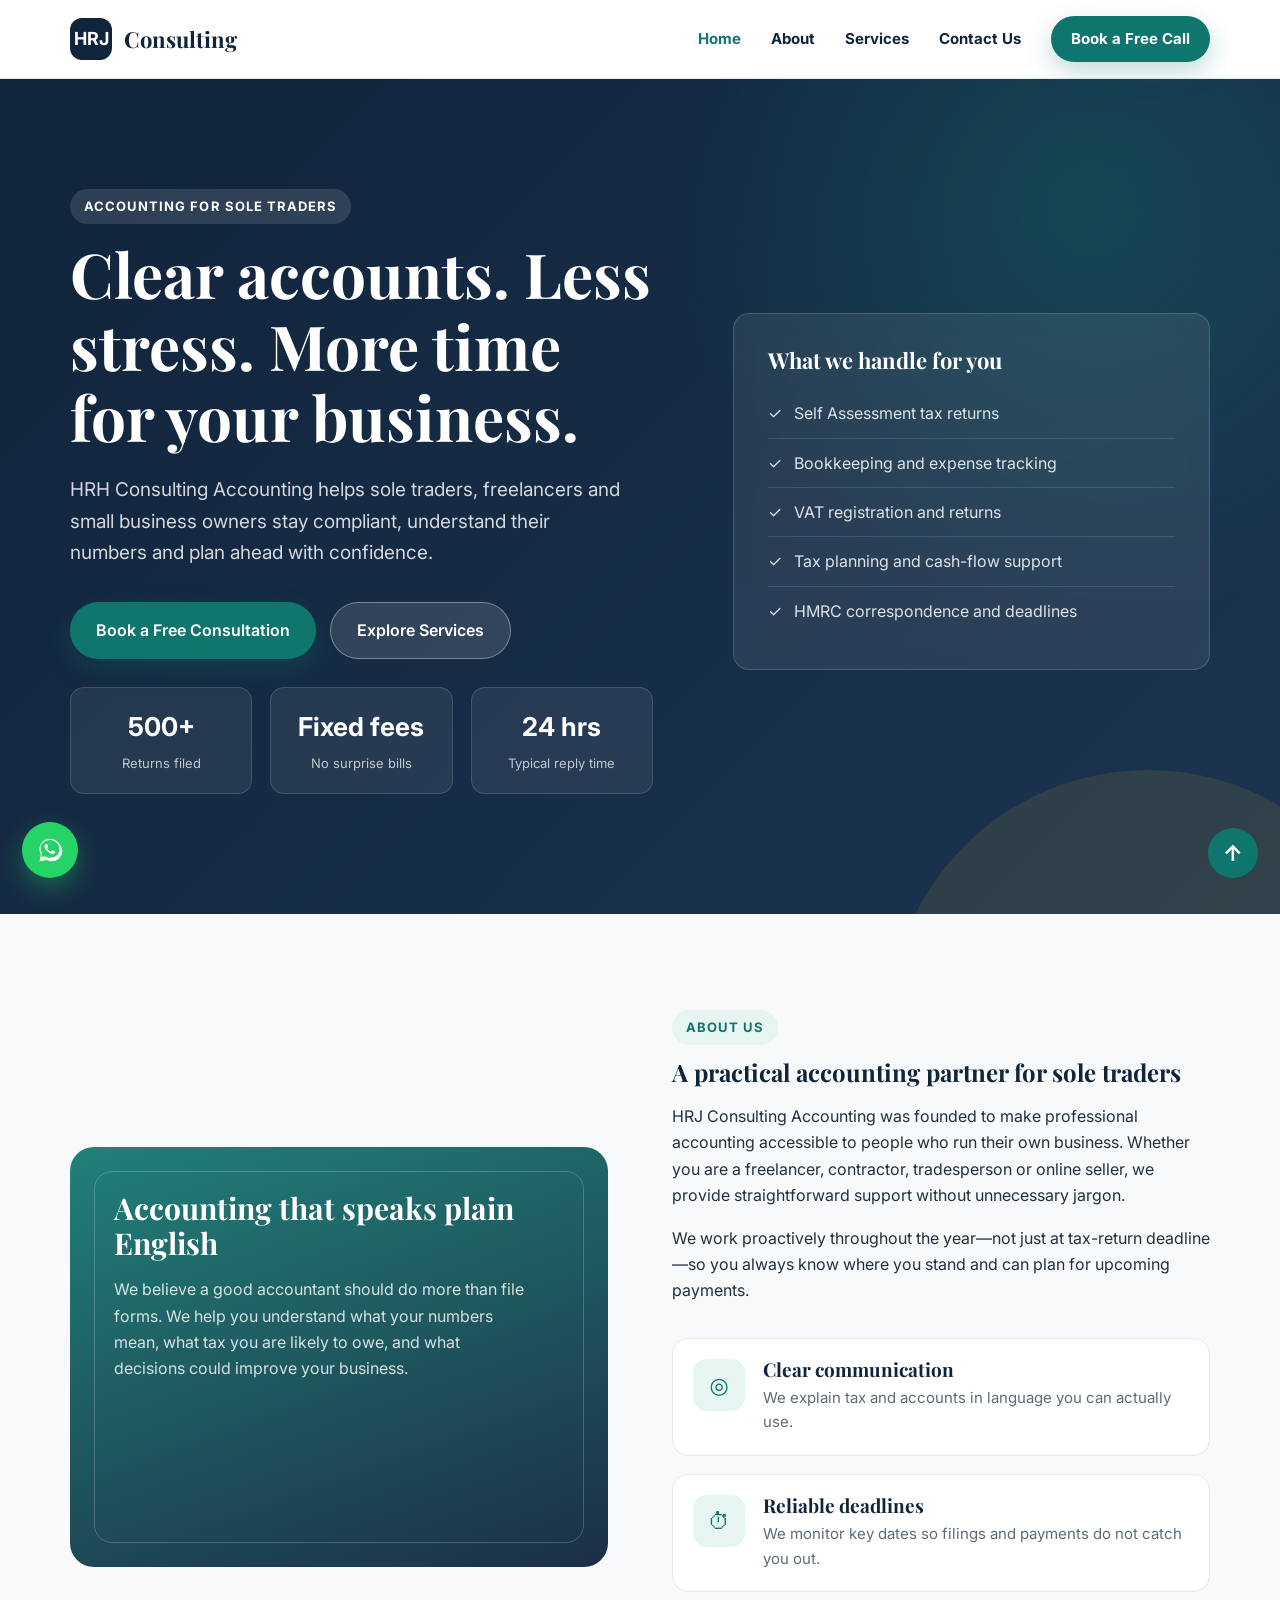
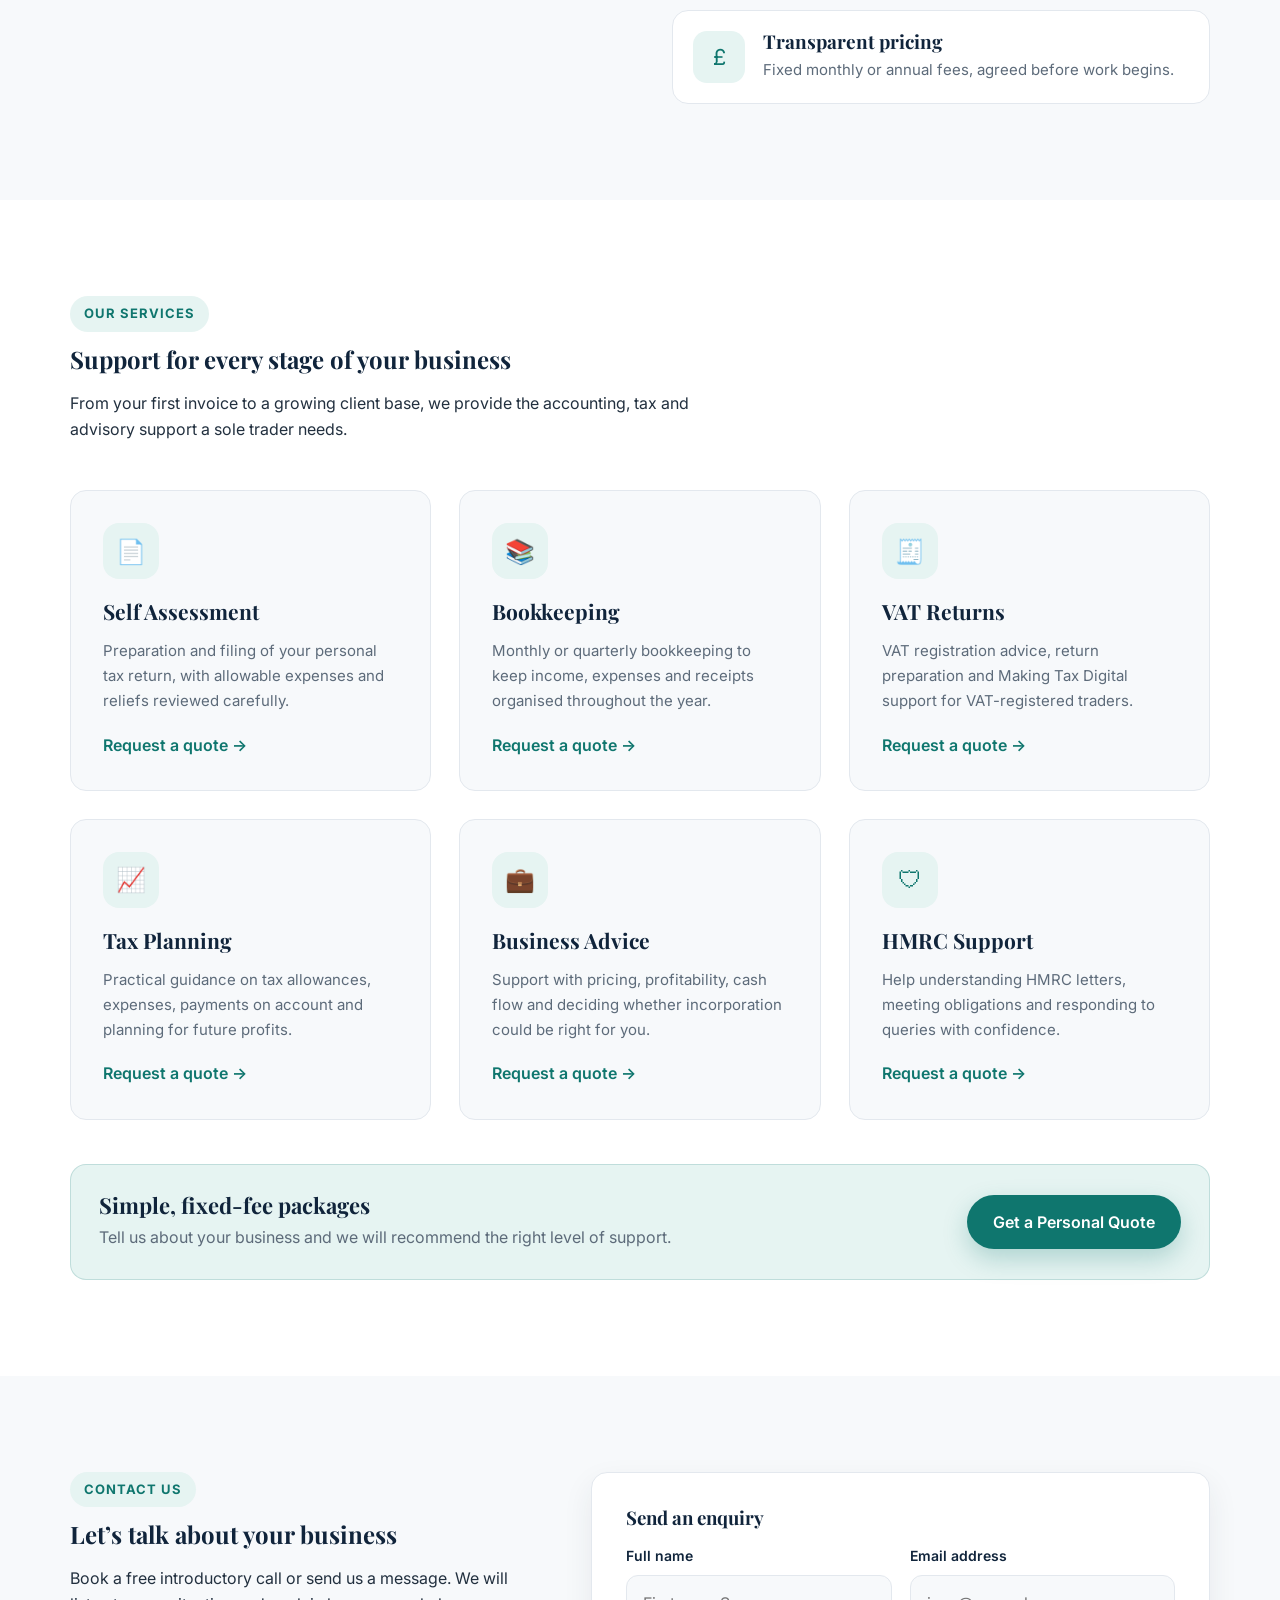
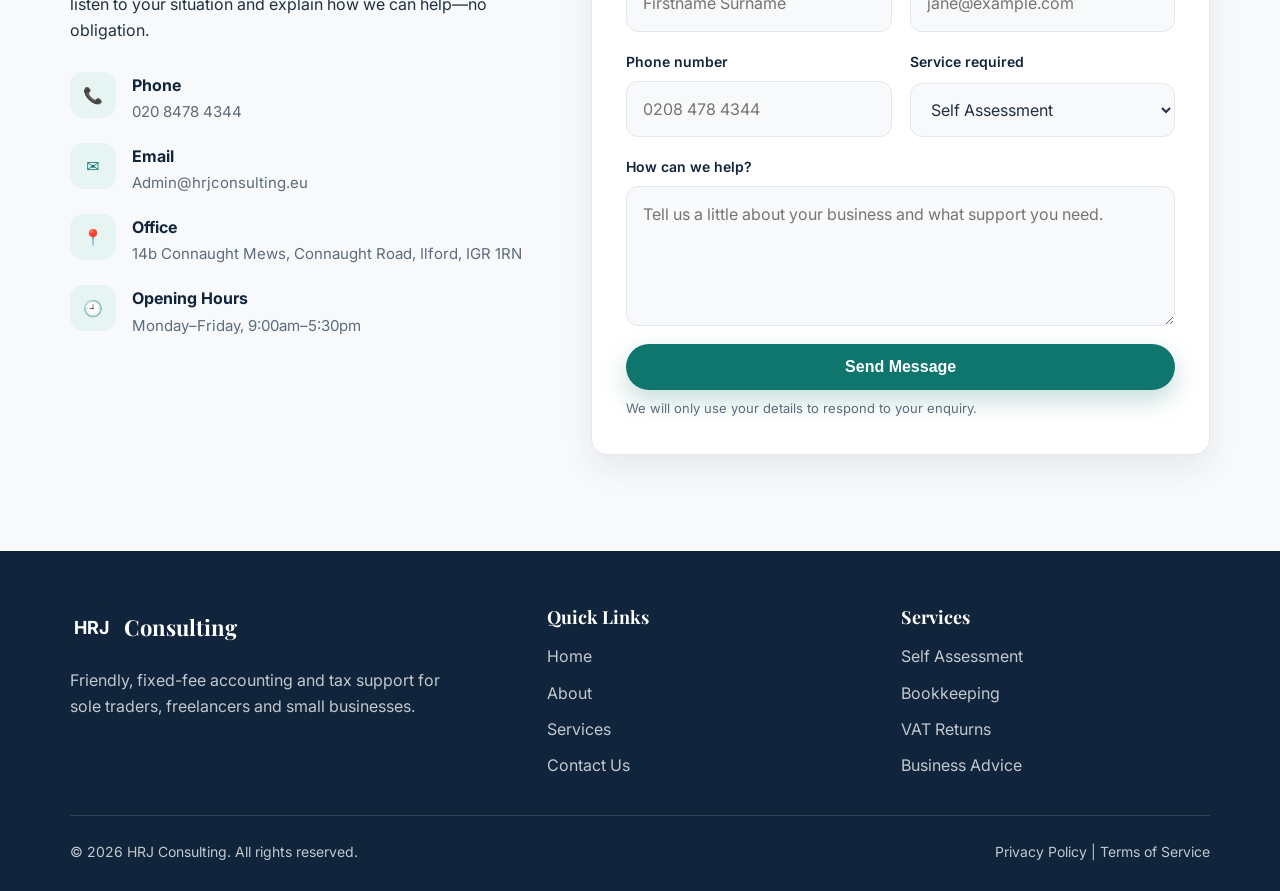
<file: index.html>
<!DOCTYPE html>
<html lang="en">
<head>
<meta charset="UTF-8"/>
<meta name="viewport" content="width=device-width, initial-scale=1.0, viewport-fit=cover"/>
<meta name="theme-color" content="#10243b"/>
<title>HRJ Consulting | Accountant for Sole Traders</title>
<meta name="description" content="Friendly, fixed-fee accounting, tax and bookkeeping support for sole traders, freelancers and small businesses."/>
<link rel="preconnect" href="https://fonts.googleapis.com"/><link rel="preconnect" href="https://fonts.gstatic.com" crossorigin/>
<link href="https://fonts.googleapis.com/css2?family=Inter:wght@400;500;600;700&family=Playfair+Display:wght@600;700&display=swap" rel="stylesheet"/>
<link rel="stylesheet" href="css/styles.css"/>
</head>
<body>
<header class="site-header"><div class="container header-inner">
<a class="logo" href="#home"><span class="logo-mark">HRJ</span>Consulting</a>
<button class="menu-toggle" id="menuToggle" aria-label="Toggle navigation">☰</button>
<nav class="nav" id="mainNav">
<a href="#home" class="active">Home</a><a href="#about">About</a><a href="#services">Services</a><a href="#contact">Contact Us</a>
<a href="#contact" class="btn btn-primary">Book a Free Call</a></nav></div></header>

<main>
<section class="hero" id="home"><div class="container hero-inner">
<div><span class="eyebrow hero-eyebrow">Accounting for sole traders</span>
<h1>Clear accounts. Less stress. More time for your business.</h1>
<p>HRH Consulting Accounting helps sole traders, freelancers and small business owners stay compliant, understand their numbers and plan ahead with confidence.</p>
<div class="hero-actions"><a href="#contact" class="btn btn-primary">Book a Free Consultation</a><a href="#services" class="btn btn-light">Explore Services</a></div>
<div class="hero-stats"><div class="stat"><strong>500+</strong><span>Returns filed</span></div><div class="stat"><strong>Fixed fees</strong><span>No surprise bills</span></div><div class="stat"><strong>24 hrs</strong><span>Typical reply time</span></div></div></div>
<aside class="hero-card"><h3>What we handle for you</h3><ul class="hero-list">
<li><span class="tick">✓</span> Self Assessment tax returns</li><li><span class="tick">✓</span> Bookkeeping and expense tracking</li>
<li><span class="tick">✓</span> VAT registration and returns</li><li><span class="tick">✓</span> Tax planning and cash-flow support</li>
<li><span class="tick">✓</span> HMRC correspondence and deadlines</li></ul></aside></div></section>

<section class="section" id="about"><div class="container about-grid">
<div class="about-visual"><h3>Accounting that speaks plain English</h3><p>We believe a good accountant should do more than file forms. We help you understand what your numbers mean, what tax you are likely to owe, and what decisions could improve your business.</p></div>
<div><span class="eyebrow">About Us</span><h2>A practical accounting partner for sole traders</h2>
<p>HRJ Consulting Accounting was founded to make professional accounting accessible to people who run their own business. Whether you are a freelancer, contractor, tradesperson or online seller, we provide straightforward support without unnecessary jargon.</p>
<p>We work proactively throughout the year—not just at tax-return deadline—so you always know where you stand and can plan for upcoming payments.</p>
<div class="values">
<div class="value"><div class="value-icon">◎</div><div><h3>Clear communication</h3><p>We explain tax and accounts in language you can actually use.</p></div></div>
<div class="value"><div class="value-icon">⏱</div><div><h3>Reliable deadlines</h3><p>We monitor key dates so filings and payments do not catch you out.</p></div></div>
<div class="value"><div class="value-icon">£</div><div><h3>Transparent pricing</h3><p>Fixed monthly or annual fees, agreed before work begins.</p></div></div></div></div></div></section>

<section class="section services" id="services"><div class="container">
<div class="section-head"><span class="eyebrow">Our Services</span><h2>Support for every stage of your business</h2><p>From your first invoice to a growing client base, we provide the accounting, tax and advisory support a sole trader needs.</p></div>
<div class="service-grid">
<article class="service-card"><div class="service-icon">📄</div><h3>Self Assessment</h3><p>Preparation and filing of your personal tax return, with allowable expenses and reliefs reviewed carefully.</p><a class="service-link" href="#contact">Request a quote →</a></article>
<article class="service-card"><div class="service-icon">📚</div><h3>Bookkeeping</h3><p>Monthly or quarterly bookkeeping to keep income, expenses and receipts organised throughout the year.</p><a class="service-link" href="#contact">Request a quote →</a></article>
<article class="service-card"><div class="service-icon">🧾</div><h3>VAT Returns</h3><p>VAT registration advice, return preparation and Making Tax Digital support for VAT-registered traders.</p><a class="service-link" href="#contact">Request a quote →</a></article>
<article class="service-card"><div class="service-icon">📈</div><h3>Tax Planning</h3><p>Practical guidance on tax allowances, expenses, payments on account and planning for future profits.</p><a class="service-link" href="#contact">Request a quote →</a></article>
<article class="service-card"><div class="service-icon">💼</div><h3>Business Advice</h3><p>Support with pricing, profitability, cash flow and deciding whether incorporation could be right for you.</p><a class="service-link" href="#contact">Request a quote →</a></article>
<article class="service-card"><div class="service-icon">🛡</div><h3>HMRC Support</h3><p>Help understanding HMRC letters, meeting obligations and responding to queries with confidence.</p><a class="service-link" href="#contact">Request a quote →</a></article></div>
<div class="pricing-note"><div><h3>Simple, fixed-fee packages</h3><p>Tell us about your business and we will recommend the right level of support.</p></div><a href="#contact" class="btn btn-primary">Get a Personal Quote</a></div></div></section>

<section class="section" id="contact"><div class="container contact-grid">
<div><span class="eyebrow">Contact Us</span><h2>Let’s talk about your business</h2><p>Book a free introductory call or send us a message. We will listen to your situation and explain how we can help—no obligation.</p>
<div class="contact-details">
<div class="contact-item"><div class="contact-icon">📞</div><div><strong>Phone</strong><span>020 8478 4344</span></div></div>
<div class="contact-item"><div class="contact-icon">✉️</div><div><strong>Email</strong><span>Admin@hrjconsulting.eu</span></div></div>
<div class="contact-item"><div class="contact-icon">📍</div><div><strong>Office</strong><span>14b Connaught Mews, Connaught Road, Ilford, IGR 1RN</span></div></div>
<div class="contact-item"><div class="contact-icon">🕘</div><div><strong>Opening Hours</strong><span>Monday–Friday, 9:00am–5:30pm</span></div></div></div></div>
<div class="contact-card"><h3>Send an enquiry</h3><form action="#" method="post">
<div class="field"><label for="name">Full name</label><input id="name" name="name" type="text" placeholder="Firstname Surname" required/></div>
<div class="field"><label for="email">Email address</label><input id="email" name="email" type="email" placeholder="jane@example.com" required/></div>
<div class="field"><label for="phone">Phone number</label><input id="phone" name="phone" type="tel" placeholder="0208 478 4344"/></div>
<div class="field"><label for="service">Service required</label><select id="service" name="service"><option>Self Assessment</option><option>Bookkeeping</option><option>VAT Returns</option><option>Tax Planning</option><option>Business Advice</option><option>HMRC Support</option><option>Not sure yet</option></select></div>
<div class="field full"><label for="message">How can we help?</label><textarea id="message" name="message" placeholder="Tell us a little about your business and what support you need."></textarea></div>
<div class="field full"><button class="btn btn-primary" type="submit">Send Message</button><p class="form-note">We will only use your details to respond to your enquiry.</p></div></form></div></div></section>
</main>

<footer class="site-footer"><div class="container"><div class="footer-grid">
<div><a class="logo footer-logo" href="#home"><span class="logo-mark">HRJ</span>Consulting</a><p class="footer-about">Friendly, fixed-fee accounting and tax support for sole traders, freelancers and small businesses.</p></div>
<div><h3>Quick Links</h3><ul class="footer-links"><li><a href="#home">Home</a></li><li><a href="#about">About</a></li><li><a href="#services">Services</a></li><li><a href="#contact">Contact Us</a></li></ul></div>
<div><h3>Services</h3><ul class="footer-links"><li><a href="#services">Self Assessment</a></li><li><a href="#services">Bookkeeping</a></li><li><a href="#services">VAT Returns</a></li><li><a href="#services">Business Advice</a></li></ul></div></div>
<div class="footer-bottom"><span>© <span id="year"></span> HRJ Consulting. All rights reserved.</span><span>Privacy Policy | Terms of Service</span></div></div></footer>

<!-- WhatsApp Chat Panel -->
<div class="wa-widget">
  <div class="wa-panel" id="waPanel">
    <div class="wa-header">
      <div>
        <strong>HRJ Consulting</strong>
        <span>Typically replies within 24 hours</span>
      </div>
      <button class="wa-close" id="waClose" aria-label="Close chat">×</button>
    </div>

    <div class="wa-body">
      <p>Hello 👋 How can we help with your accounts or tax return?</p>
    </div>

    <div class="wa-footer">
      <textarea id="waMessage" rows="3" placeholder="Type your message..."></textarea>
      <a
        id="waSend"
        class="wa-send"
        href="https://wa.me?"
        target="_blank"
        rel="noopener"
      >
        Send via WhatsApp
      </a>
    </div>
  </div>

  <button class="wa-toggle" id="waToggle" aria-label="Open WhatsApp chat">
    <svg viewBox="0 0 32 32" width="28" height="28" fill="currentColor" aria-hidden="true">
      <path d="M16 3C9.4 3 4 8.4 4 15c0 2.1.6 4.1 1.6 5.9L4 29l8.3-1.6c1.7.9 3.6 1.4 5.7 1.4h.1c6.6 0 12-5.4 12-12S22.6 3 16 3zm0 21.8h-.1c-1.8 0-3.6-.5-5.1-1.4l-.4-.2-4.4.9.9-4.3-.2-.4c-1-1.6-1.5-3.4-1.5-5.3C5.2 9.4 10 4.7 16 4.7S26.8 9.4 26.8 15.4 22 24.8 16 24.8zm5.5-7.4c-.3-.2-1.8-.9-2.1-1s-.5-.2-.7.1-.8 1-1 1.2-.4.2-.7.1c-.3-.2-1.3-.5-2.4-1.5-.9-.8-1.5-1.8-1.7-2.1s0-.5.1-.6l.5-.6c.2-.2.2-.3.3-.5s0-.4 0-.5c-.1-.2-.7-1.7-1-2.3-.2-.5-.5-.5-.7-.5h-.6c-.2 0-.5.1-.8.4-.3.3-1 1-1 2.5s1.1 2.9 1.2 3.1c.2.2 2.1 3.2 5.1 4.5.7.3 1.3.5 1.7.6.7.2 1.4.2 1.9.1.6-.1 1.8-.7 2-1.4.3-.7.3-1.3.2-1.4-.1-.2-.3-.2-.6-.4z"/>
    </svg>
  </button>
</div>

<style>
  .wa-widget {
    position: fixed;
    left: 22px;
    bottom: 22px;
    z-index: 99999;
  }

  .wa-toggle {
    width: 56px;
    height: 56px;
    display: grid;
    place-items: center;
    border: 0;
    border-radius: 50%;
    background: #25d366;
    color: #fff;
    cursor: pointer;
    box-shadow: 0 10px 24px rgba(37, 211, 102, 0.35);
  }

  .wa-panel {
    position: absolute;
    left: 0;
    bottom: 72px;
    width: 320px;
    background: #fff;
    border-radius: 18px;
    overflow: hidden;
    box-shadow: 0 18px 45px rgba(16, 36, 59, 0.22);
    display: none;
  }

  .wa-panel.open {
    display: block;
  }

  .wa-header {
    display: flex;
    align-items: center;
    justify-content: space-between;
    padding: 16px;
    background: #075e54;
    color: #fff;
  }

  .wa-header strong {
    display: block;
    font-size: 15px;
  }

  .wa-header span {
    font-size: 12px;
    opacity: 0.8;
  }

  .wa-close {
    width: 32px;
    height: 32px;
    border: 0;
    border-radius: 50%;
    background: rgba(255, 255, 255, 0.15);
    color: #fff;
    font-size: 20px;
    cursor: pointer;
  }

  .wa-body {
    padding: 18px;
    background: #ece5dd;
  }

  .wa-body p {
    margin: 0;
    padding: 12px 14px;
    background: #fff;
    border-radius: 12px 12px 12px 4px;
    font-size: 14px;
  }

  .wa-footer {
    display: grid;
    gap: 10px;
    padding: 14px;
    background: #fff;
  }

  .wa-footer textarea {
    width: 100%;
    min-height: 76px;
    padding: 12px;
    border: 1px solid #e3e8ee;
    border-radius: 12px;
    font: inherit;
    resize: vertical;
  }

  .wa-send {
    display: block;
    padding: 12px;
    border-radius: 999px;
    background: #25d366;
    color: #fff;
    font-weight: 600;
    text-align: center;
    text-decoration: none;
  }

  @media (max-width: 640px) {
    .wa-widget {
      left: 16px;
      bottom: 16px;
    }

    .wa-toggle {
      width: 50px;
      height: 50px;
    }

    .wa-panel {
      width: min(320px, calc(100vw - 32px));
      bottom: 66px;
    }
  }
</style>

<script>
  document.getElementById("waToggle").addEventListener("click", function () {
    document.getElementById("waPanel").classList.toggle("open");
  });

  document.getElementById("waClose").addEventListener("click", function () {
    document.getElementById("waPanel").classList.remove("open");
  });

  document.getElementById("waMessage").addEventListener("input", function () {
    const number = "02084784344"; // Replace with your WhatsApp number
    const message = encodeURIComponent(this.value.trim());
    document.getElementById("waSend").href =
      "https://wa.me/" + number + "?text=" + message;
  });
</script>
  
<a href="#home" class="back-to-top" id="backToTop" aria-label="Go to top">↑</a>
<script src="js/main.js"></script>
</body></html>
</file>
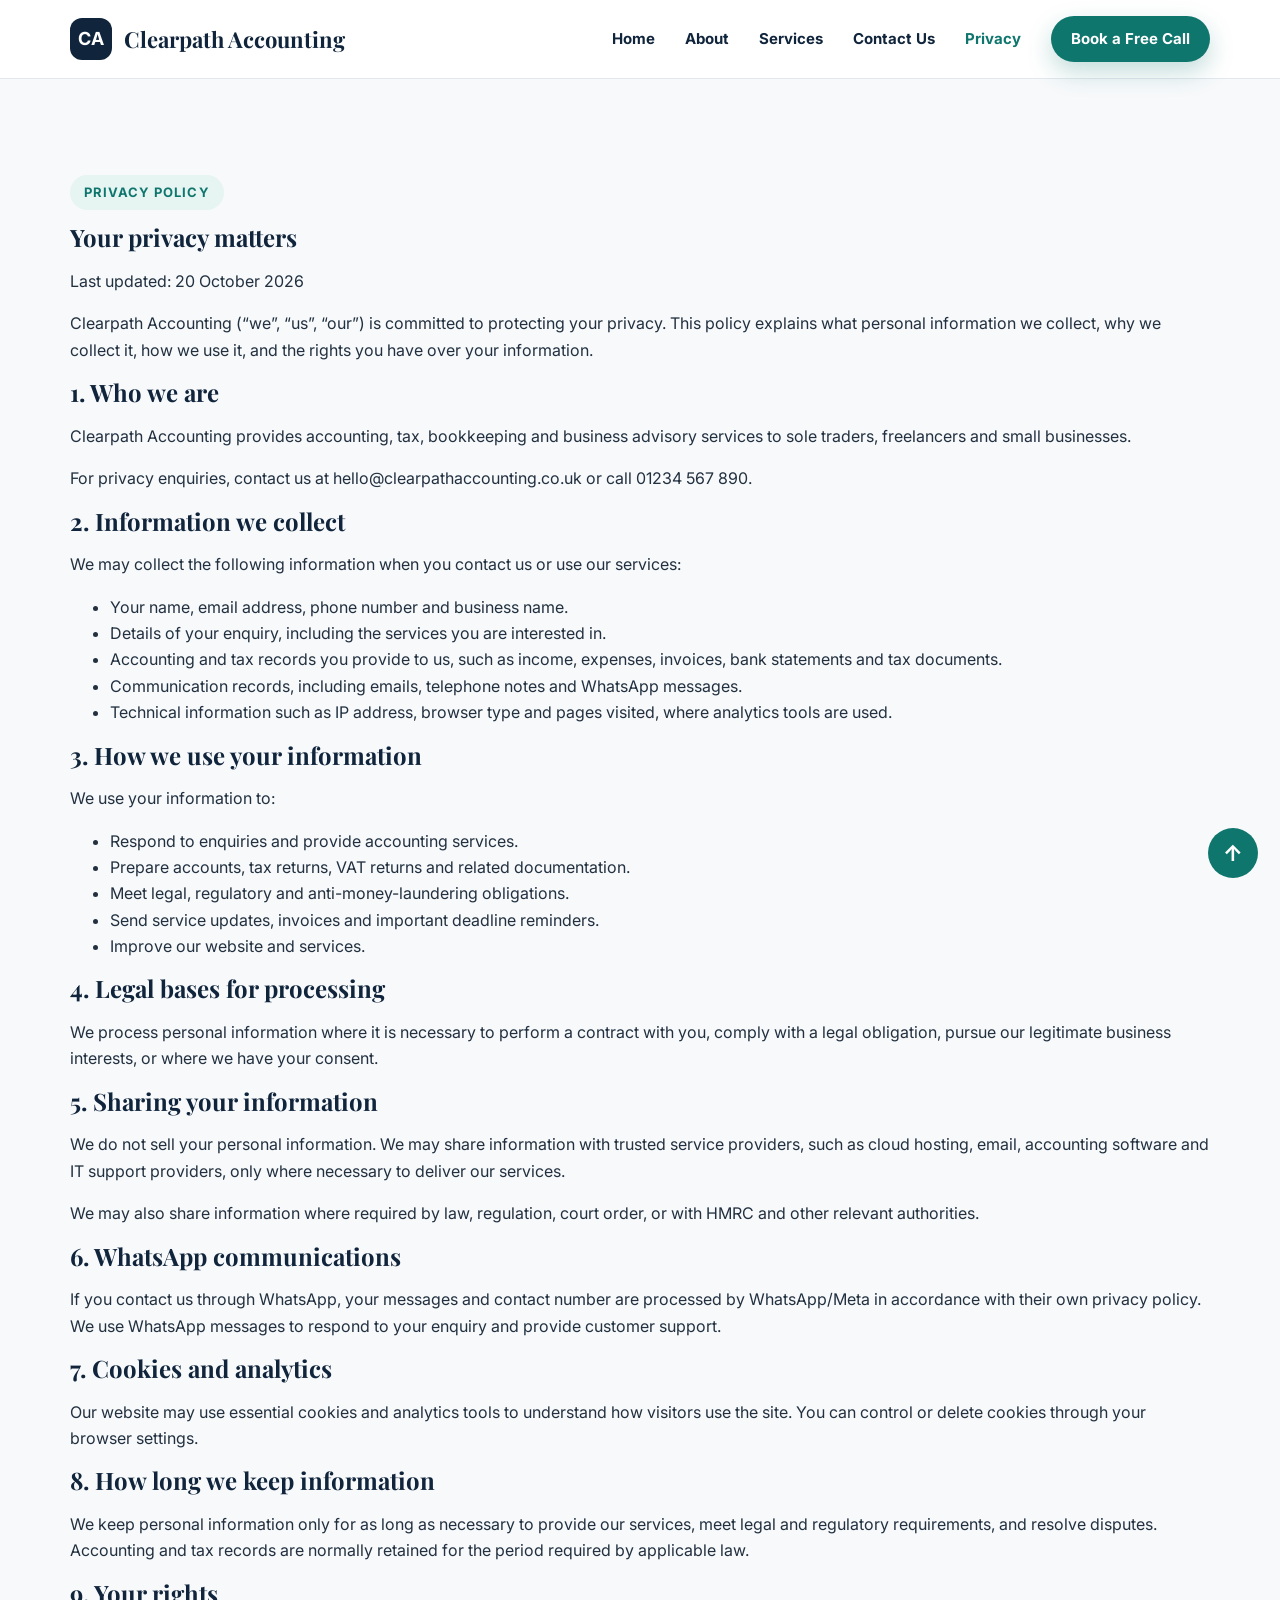
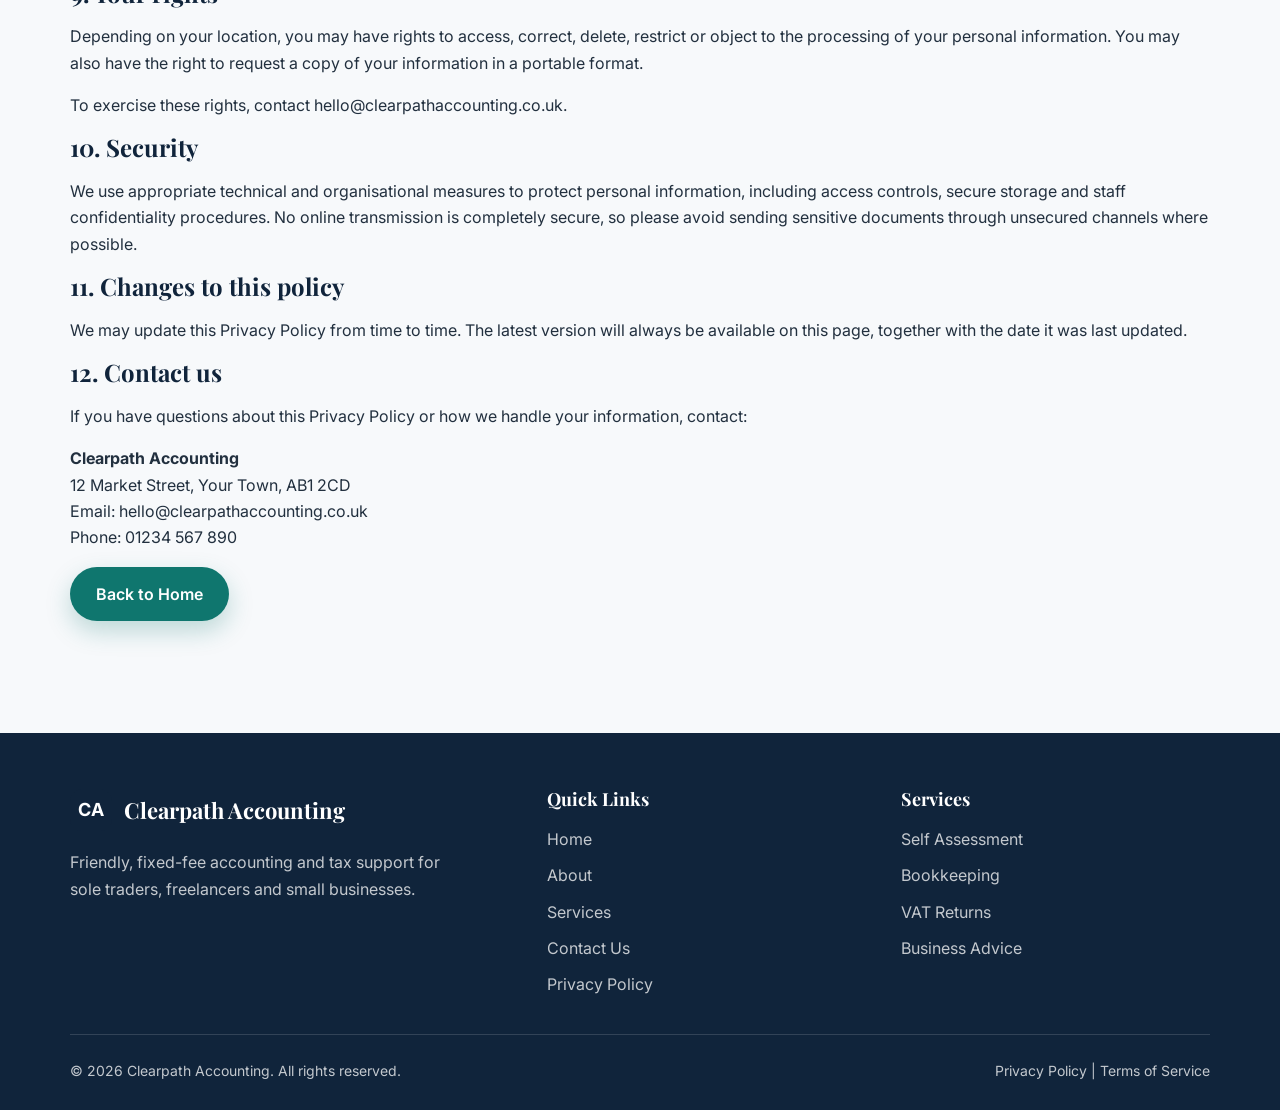
<file: privacy.html>
<!DOCTYPE html>
<html lang="en">
<head>
<meta charset="UTF-8"/><meta name="viewport" content="width=device-width, initial-scale=1.0, viewport-fit=cover"/>
<meta name="theme-color" content="#10243b"/><title>Privacy Policy | Clearpath Accounting</title>
<meta name="description" content="Privacy Policy for Clearpath Accounting, explaining how we collect, use, store and protect personal information."/>
<link rel="preconnect" href="https://fonts.googleapis.com"/><link rel="preconnect" href="https://fonts.gstatic.com" crossorigin/>
<link href="https://fonts.googleapis.com/css2?family=Inter:wght@400;500;600;700&family=Playfair+Display:wght@600;700&display=swap" rel="stylesheet"/>
<link rel="stylesheet" href="css/styles.css"/>
</head>
<body>
<header class="site-header"><div class="container header-inner">
<a class="logo" href="index.html"><span class="logo-mark">CA</span>Clearpath Accounting</a>
<button class="menu-toggle" id="menuToggle" aria-label="Toggle navigation">☰</button>
<nav class="nav" id="mainNav">
<a href="index.html">Home</a><a href="index.html#about">About</a><a href="index.html#services">Services</a><a href="index.html#contact">Contact Us</a><a href="privacy.html" class="active">Privacy</a>
<a href="index.html#contact" class="btn btn-primary">Book a Free Call</a></nav></div></header>

<main>
<section class="section"><div class="container legal-page">
<span class="eyebrow">Privacy Policy</span>
<h1>Your privacy matters</h1>
<p class="legal-updated">Last updated: 20 October 2026</p>

<p>Clearpath Accounting (“we”, “us”, “our”) is committed to protecting your privacy. This policy explains what personal information we collect, why we collect it, how we use it, and the rights you have over your information.</p>

<h2>1. Who we are</h2>
<p>Clearpath Accounting provides accounting, tax, bookkeeping and business advisory services to sole traders, freelancers and small businesses.</p>
<p>For privacy enquiries, contact us at <a href="mailto:hello@clearpathaccounting.co.uk">hello@clearpathaccounting.co.uk</a> or call 01234 567 890.</p>

<h2>2. Information we collect</h2>
<p>We may collect the following information when you contact us or use our services:</p>
<ul>
<li>Your name, email address, phone number and business name.</li>
<li>Details of your enquiry, including the services you are interested in.</li>
<li>Accounting and tax records you provide to us, such as income, expenses, invoices, bank statements and tax documents.</li>
<li>Communication records, including emails, telephone notes and WhatsApp messages.</li>
<li>Technical information such as IP address, browser type and pages visited, where analytics tools are used.</li>
</ul>

<h2>3. How we use your information</h2>
<p>We use your information to:</p>
<ul>
<li>Respond to enquiries and provide accounting services.</li>
<li>Prepare accounts, tax returns, VAT returns and related documentation.</li>
<li>Meet legal, regulatory and anti-money-laundering obligations.</li>
<li>Send service updates, invoices and important deadline reminders.</li>
<li>Improve our website and services.</li>
</ul>

<h2>4. Legal bases for processing</h2>
<p>We process personal information where it is necessary to perform a contract with you, comply with a legal obligation, pursue our legitimate business interests, or where we have your consent.</p>

<h2>5. Sharing your information</h2>
<p>We do not sell your personal information. We may share information with trusted service providers, such as cloud hosting, email, accounting software and IT support providers, only where necessary to deliver our services.</p>
<p>We may also share information where required by law, regulation, court order, or with HMRC and other relevant authorities.</p>

<h2>6. WhatsApp communications</h2>
<p>If you contact us through WhatsApp, your messages and contact number are processed by WhatsApp/Meta in accordance with their own privacy policy. We use WhatsApp messages to respond to your enquiry and provide customer support.</p>

<h2>7. Cookies and analytics</h2>
<p>Our website may use essential cookies and analytics tools to understand how visitors use the site. You can control or delete cookies through your browser settings.</p>

<h2>8. How long we keep information</h2>
<p>We keep personal information only for as long as necessary to provide our services, meet legal and regulatory requirements, and resolve disputes. Accounting and tax records are normally retained for the period required by applicable law.</p>

<h2>9. Your rights</h2>
<p>Depending on your location, you may have rights to access, correct, delete, restrict or object to the processing of your personal information. You may also have the right to request a copy of your information in a portable format.</p>
<p>To exercise these rights, contact <a href="mailto:hello@clearpathaccounting.co.uk">hello@clearpathaccounting.co.uk</a>.</p>

<h2>10. Security</h2>
<p>We use appropriate technical and organisational measures to protect personal information, including access controls, secure storage and staff confidentiality procedures. No online transmission is completely secure, so please avoid sending sensitive documents through unsecured channels where possible.</p>

<h2>11. Changes to this policy</h2>
<p>We may update this Privacy Policy from time to time. The latest version will always be available on this page, together with the date it was last updated.</p>

<h2>12. Contact us</h2>
<p>If you have questions about this Privacy Policy or how we handle your information, contact:</p>
<p><strong>Clearpath Accounting</strong><br/>12 Market Street, Your Town, AB1 2CD<br/>Email: hello@clearpathaccounting.co.uk<br/>Phone: 01234 567 890</p>

<p><a class="btn btn-primary" href="index.html">Back to Home</a></p>
</div></section>
</main>

<footer class="site-footer"><div class="container"><div class="footer-grid">
<div><a class="logo footer-logo" href="index.html"><span class="logo-mark">CA</span>Clearpath Accounting</a><p class="footer-about">Friendly, fixed-fee accounting and tax support for sole traders, freelancers and small businesses.</p></div>
<div><h3>Quick Links</h3><ul class="footer-links"><li><a href="index.html">Home</a></li><li><a href="index.html#about">About</a></li><li><a href="index.html#services">Services</a></li><li><a href="index.html#contact">Contact Us</a></li><li><a href="privacy.html">Privacy Policy</a></li></ul></div>
<div><h3>Services</h3><ul class="footer-links"><li><a href="index.html#services">Self Assessment</a></li><li><a href="index.html#services">Bookkeeping</a></li><li><a href="index.html#services">VAT Returns</a></li><li><a href="index.html#services">Business Advice</a></li></ul></div></div>
<div class="footer-bottom"><span>© <span id="year"></span> Clearpath Accounting. All rights reserved.</span><span><a href="privacy.html">Privacy Policy</a> | Terms of Service</span></div></div></footer>

<a href="index.html" class="back-to-top" id="backToTop" aria-label="Go to top">↑</a>
<script src="js/main.js"></script>
</body></html>
</file>
<file: css/styles.css>
:root{--navy:#10243b;--navy-soft:#1c3450;--teal:#0f766e;--teal-light:#e6f4f2;--gold:#c9a227;--ink:#22303f;--muted:#5d6b7a;--line:#e3e8ee;--bg:#f7f9fb;--white:#fff;--radius:16px;--shadow:0 12px 30px rgba(34,48,63,.08)}
*{box-sizing:border-box}html{scroll-behavior:smooth;-webkit-text-size-adjust:100%}
body{margin:0;font-family:Inter,system-ui,sans-serif;color:var(--ink);background:var(--bg);line-height:1.65;overflow-x:hidden}
h1,h2,h3{font-family:"Playfair Display",serif;color:var(--navy);line-height:1.15;margin:0 0 16px}p{margin:0 0 16px}a{color:inherit;text-decoration:none}
.container{width:min(1140px,calc(100% - 48px));margin-inline:auto}.section{padding:96px 0}
.section-head{max-width:680px;margin-bottom:48px}
.eyebrow{display:inline-block;margin-bottom:14px;padding:7px 14px;border-radius:999px;background:var(--teal-light);color:var(--teal);font-size:13px;font-weight:700;letter-spacing:.08em;text-transform:uppercase}
.hero-eyebrow{background:rgba(255,255,255,.12);color:#fff}
.btn{display:inline-flex;align-items:center;justify-content:center;gap:10px;padding:14px 26px;border:0;border-radius:999px;font-weight:600;font-size:16px;cursor:pointer;transition:.2s}
.btn-primary{background:var(--teal);color:#fff;box-shadow:0 10px 24px rgba(15,118,110,.25)}.btn-primary:hover{background:#0b5f59;transform:translateY(-2px)}
.btn-light{background:rgba(255,255,255,.12);color:#fff;border:1px solid rgba(255,255,255,.35)}.btn-light:hover{background:rgba(255,255,255,.2)}
/* Header: solid white for better contrast */
.site-header{position:sticky;top:0;z-index:50;background:#fff;border-bottom:1px solid var(--line)}
.header-inner{display:flex;align-items:center;justify-content:space-between;min-height:78px;gap:24px}
.logo{display:flex;align-items:center;gap:12px;font-family:"Playfair Display",serif;font-size:22px;font-weight:700;color:var(--navy)}
.logo-mark{width:42px;height:42px;display:grid;place-items:center;border-radius:12px;background:var(--navy);color:#fff;font-family:Inter,sans-serif;font-size:18px;font-weight:700}
/* Top navigation: dark navy links for high contrast */
.nav{display:flex;align-items:center;gap:30px}.nav a{font-size:15px;font-weight:700;color:var(--navy)}.nav a:hover,.nav a.active{color:var(--teal)}
.nav .btn{padding:11px 20px;font-size:15px;color:#fff}
/* Keep CTA white */
.site-header .nav a.btn-primary{color:#fff !important}
.site-header .nav a.btn-primary:hover,.site-header .nav a.btn-primary:focus{color:#fff !important}
.menu-toggle{display:none;width:46px;height:46px;border:1px solid var(--line);border-radius:12px;background:#fff;font-size:20px;cursor:pointer}
.hero{position:relative;overflow:hidden;background:radial-gradient(circle at 85% 15%,rgba(15,118,110,.35),transparent 32%),linear-gradient(135deg,var(--navy),var(--navy-soft));color:#fff}
.hero::after{content:"";position:absolute;inset:auto -10% -45% auto;width:520px;height:520px;background:rgba(201,162,39,.12);border-radius:50%}
.hero-inner{position:relative;z-index:1;display:grid;grid-template-columns:1.1fr .9fr;align-items:center;gap:64px;padding:110px 0 120px}
.hero h1{color:#fff;font-size:clamp(38px,5vw,62px);margin-bottom:22px}.hero p{color:rgba(255,255,255,.82);font-size:19px;max-width:560px}
.hero-actions{display:flex;flex-wrap:wrap;gap:14px;margin-top:34px}
.hero-card{background:rgba(255,255,255,.08);border:1px solid rgba(255,255,255,.16);border-radius:var(--radius);padding:34px;backdrop-filter:blur(10px)}
.hero-card h3{color:#fff;font-size:22px}
.hero-list{list-style:none;margin:0;padding:0}.hero-list li{display:flex;gap:12px;padding:11px 0;border-bottom:1px solid rgba(255,255,255,.12);color:rgba(255,255,255,.85)}.hero-list li:last-child{border-bottom:0}
.hero-stats{display:grid;grid-template-columns:repeat(3,1fr);gap:18px;margin-top:28px}
.stat{background:rgba(255,255,255,.07);border:1px solid rgba(255,255,255,.14);border-radius:14px;padding:18px;text-align:center}
.stat strong{display:block;font-size:26px;color:#fff}.stat span{font-size:13px;color:rgba(255,255,255,.72)}
.about-grid{display:grid;grid-template-columns:1fr 1fr;gap:64px;align-items:center}
.about-visual{position:relative;min-height:420px;border-radius:24px;background:linear-gradient(160deg,rgba(15,118,110,.92),rgba(16,36,59,.95));color:#fff;padding:44px;display:flex;flex-direction:column}
.about-visual::before{content:"";position:absolute;inset:24px;border:1px solid rgba(255,255,255,.2);border-radius:18px}
.about-visual h3{color:#fff;font-size:30px}.about-visual p{color:rgba(255,255,255,.82);max-width:420px}
.values{display:grid;gap:18px;margin-top:34px}
.value{display:grid;grid-template-columns:52px 1fr;gap:18px;padding:20px;background:#fff;border:1px solid var(--line);border-radius:var(--radius)}
.value-icon{width:52px;height:52px;display:grid;place-items:center;border-radius:14px;background:var(--teal-light);color:var(--teal);font-size:22px}
.value h3{font-size:19px;margin-bottom:5px}.value p{margin:0;color:var(--muted);font-size:15px}
.services{background:#fff}
.service-grid{display:grid;grid-template-columns:repeat(3,1fr);gap:24px}
.service-card{padding:32px;border:1px solid var(--line);border-radius:var(--radius);background:var(--bg);transition:.25s}
.service-card:hover{transform:translateY(-6px);border-color:rgba(15,118,110,.35);box-shadow:var(--shadow)}
.service-icon{width:56px;height:56px;display:grid;place-items:center;border-radius:16px;background:var(--teal-light);color:var(--teal);font-size:24px;margin-bottom:20px}
.service-card h3{font-size:21px}.service-card p{color:var(--muted);font-size:15px;margin-bottom:18px}.service-link{font-weight:600;color:var(--teal)}
.pricing-note{margin-top:44px;padding:28px;border-radius:var(--radius);background:var(--teal-light);border:1px solid rgba(15,118,110,.18);display:flex;align-items:center;justify-content:space-between}
.pricing-note h3{margin:0;font-size:22px}.pricing-note p{margin:6px 0 0;color:var(--muted)}
.contact-grid{display:grid;grid-template-columns:.85fr 1.15fr;gap:48px}
.contact-card{background:#fff;border:1px solid var(--line);border-radius:var(--radius);padding:34px;box-shadow:var(--shadow)}
.contact-details{display:grid;gap:18px;margin-top:28px}
.contact-item{display:flex;gap:16px;align-items:flex-start}
.contact-icon{width:46px;height:46px;flex:0 0 auto;display:grid;place-items:center;border-radius:14px;background:var(--teal-light);color:var(--teal)}
.contact-item strong{display:block;color:var(--navy)}.contact-item span{color:var(--muted);font-size:15px}
form{display:grid;grid-template-columns:1fr 1fr;gap:18px}.field{display:grid;gap:8px}.field.full{grid-column:1/-1}
label{font-size:14px;font-weight:600;color:var(--navy)}
input,select,textarea{width:100%;padding:14px 16px;border:1px solid var(--line);border-radius:12px;background:var(--bg);font:inherit;color:var(--ink);outline:none;transition:.2s}
input:focus,select:focus,textarea:focus{border-color:var(--teal);box-shadow:0 0 0 4px rgba(15,118,110,.12)}
textarea{min-height:140px;resize:vertical}.form-note{grid-column:1/-1;margin:0;font-size:13px;color:var(--muted)}
.site-footer{background:var(--navy);color:rgba(255,255,255,.75);padding:56px 0 28px}
.footer-grid{display:grid;grid-template-columns:1.4fr 1fr 1fr;gap:44px;padding-bottom:36px;border-bottom:1px solid rgba(255,255,255,.14)}
.site-footer h3{color:#fff;font-size:18px;margin-bottom:16px}.footer-logo{color:#fff}.footer-about{margin-top:18px;max-width:380px}
.footer-links{list-style:none;margin:0;padding:0;display:grid;gap:10px}.footer-links a:hover{color:#fff}
.footer-bottom{display:flex;justify-content:space-between;gap:16px;flex-wrap:wrap;padding-top:24px;font-size:14px}
.back-to-top{position:fixed;right:22px;bottom:22px;z-index:80;width:50px;height:50px;display:grid;place-items:center;border-radius:50%;background:var(--teal);color:#fff;font-size:22px;font-weight:700}
.back-to-top.show{opacity:1;visibility:visible;transform:translateY(0)}
.back-to-top:hover{background:#0b5f59;transform:translateY(-3px)}
@media(min-width:1200px){.hero-inner{gap:80px}.service-grid{gap:28px}.contact-grid{gap:64px}}
@media(max-width:1180px){.hero-inner{gap:44px}.about-grid{gap:44px}.contact-grid{gap:36px}.service-grid{grid-template-columns:repeat(2,1fr)}}
@media(max-width:980px){.section{padding:72px 0}.header-inner{min-height:72px}
.nav{position:absolute;top:72px;left:0;right:0;display:none;flex-direction:column;align-items:stretch;gap:6px;padding:16px 24px 24px;background:#fff;border-bottom:1px solid var(--line);box-shadow:0 12px 30px rgba(34,48,63,.06)}
.nav.open{display:flex}.nav a{padding:12px 0;font-size:16px}.nav .btn{margin-top:10px;padding:14px 20px}.menu-toggle{display:block}
.hero-inner,.about-grid,.contact-grid,.footer-grid{grid-template-columns:1fr}
.hero-inner{padding:72px 0 84px;gap:40px}.hero h1{font-size:clamp(34px,6vw,50px)}.hero p{font-size:17px}
.about-visual{min-height:360px;padding:36px}.about-visual h3{font-size:26px}.contact-grid{gap:40px}.footer-grid{gap:32px}}
@media(max-width:760px){.service-grid{grid-template-columns:1fr}.hero-stats{gap:12px}.stat{padding:14px 10px}.stat strong{font-size:22px}.pricing-note{flex-direction:column;align-items:flex-start}.pricing-note h3{margin-bottom:8px}}
@media(max-width:640px){.container{width:calc(100% - 32px)}.section{padding:60px 0}
.hero-inner{padding:60px 0 72px}.hero h1{font-size:clamp(30px,8.5vw,40px)}.hero p{font-size:16px}
.hero-actions{flex-direction:column;align-items:stretch}.hero-actions .btn{width:100%}
.hero-card{padding:24px}.hero-stats{grid-template-columns:1fr}
.about-visual{min-height:300px;padding:26px}.about-visual h3{font-size:23px}.about-visual p{font-size:15px}
.value{grid-template-columns:44px 1fr;gap:14px;padding:16px}.value-icon{width:44px;height:44px;font-size:19px}
.service-card{padding:24px}.service-card h3{font-size:19px}.contact-card{padding:24px}
form{grid-template-columns:1fr}.contact-item{gap:12px}.footer-grid{grid-template-columns:1fr}.footer-bottom{flex-direction:column;align-items:flex-start}}
@media(max-width:380px){.container{width:calc(100% - 24px)}.logo{font-size:19px}.logo-mark{width:36px;height:36px;font-size:15px}.btn{padding:12px 20px;font-size:15px}}
/* WhatsApp chat panel */
.whatsapp-widget {
  position: fixed;
  left: 22px;
  bottom: 22px;
  z-index: 9999;
}

.whatsapp-toggle {
  width: 56px;
  height: 56px;
  display: grid;
  place-items: center;
  border: 0;
  border-radius: 50%;
  background: #25d366;
  color: #fff;
  cursor: pointer;
  box-shadow: 0 10px 24px rgba(37, 211, 102, 0.35);
  transition: transform 0.25s ease, background 0.25s ease;
}

.whatsapp-toggle:hover {
  background: #1ebe5b;
  transform: translateY(-3px);
}

.whatsapp-panel {
  position: absolute;
  left: 0;
  bottom: 72px;
  width: 320px;
  background: #fff;
  border-radius: 18px;
  overflow: hidden;
  box-shadow: 0 18px 45px rgba(16, 36, 59, 0.22);
  opacity: 0;
  visibility: hidden;
  transform: translateY(12px);
  transition: 0.25s ease;
}

.whatsapp-panel.open {
  opacity: 1;
  visibility: visible;
  transform: translateY(0);
}

.whatsapp-header {
  display: flex;
  align-items: center;
  justify-content: space-between;
  gap: 12px;
  padding: 16px;
  background: #075e54;
  color: #fff;
}

.whatsapp-header strong {
  display: block;
  font-size: 15px;
}

.whatsapp-header span {
  font-size: 12px;
  opacity: 0.8;
}

.whatsapp-close {
  width: 32px;
  height: 32px;
  border: 0;
  border-radius: 50%;
  background: rgba(255, 255, 255, 0.15);
  color: #fff;
  font-size: 20px;
  cursor: pointer;
}

.whatsapp-body {
  padding: 18px;
  background: #ece5dd;
}

.whatsapp-body p {
  margin: 0;
  padding: 12px 14px;
  background: #fff;
  border-radius: 12px 12px 12px 4px;
  font-size: 14px;
  color: #22303f;
  box-shadow: 0 2px 6px rgba(0, 0, 0, 0.06);
}

.whatsapp-footer {
  display: grid;
  gap: 10px;
  padding: 14px;
  background: #fff;
}

.whatsapp-footer textarea {
  width: 100%;
  min-height: 76px;
  padding: 12px;
  border: 1px solid #e3e8ee;
  border-radius: 12px;
  font: inherit;
  resize: vertical;
}

.whatsapp-send {
  display: block;
  padding: 12px;
  border-radius: 999px;
  background: #25d366;
  color: #fff;
  font-weight: 600;
  text-align: center;
  text-decoration: none;
}

.whatsapp-send:hover {
  background: #1ebe5b;
}

@media (max-width: 640px) {
  .whatsapp-widget {
    left: 16px;
    bottom: 16px;
  }

  .whatsapp-toggle {
    width: 50px;
    height: 50px;
  }

  .whatsapp-panel {
    width: min(320px, calc(100vw - 32px));
    bottom: 66px;
  }
}
</file>
